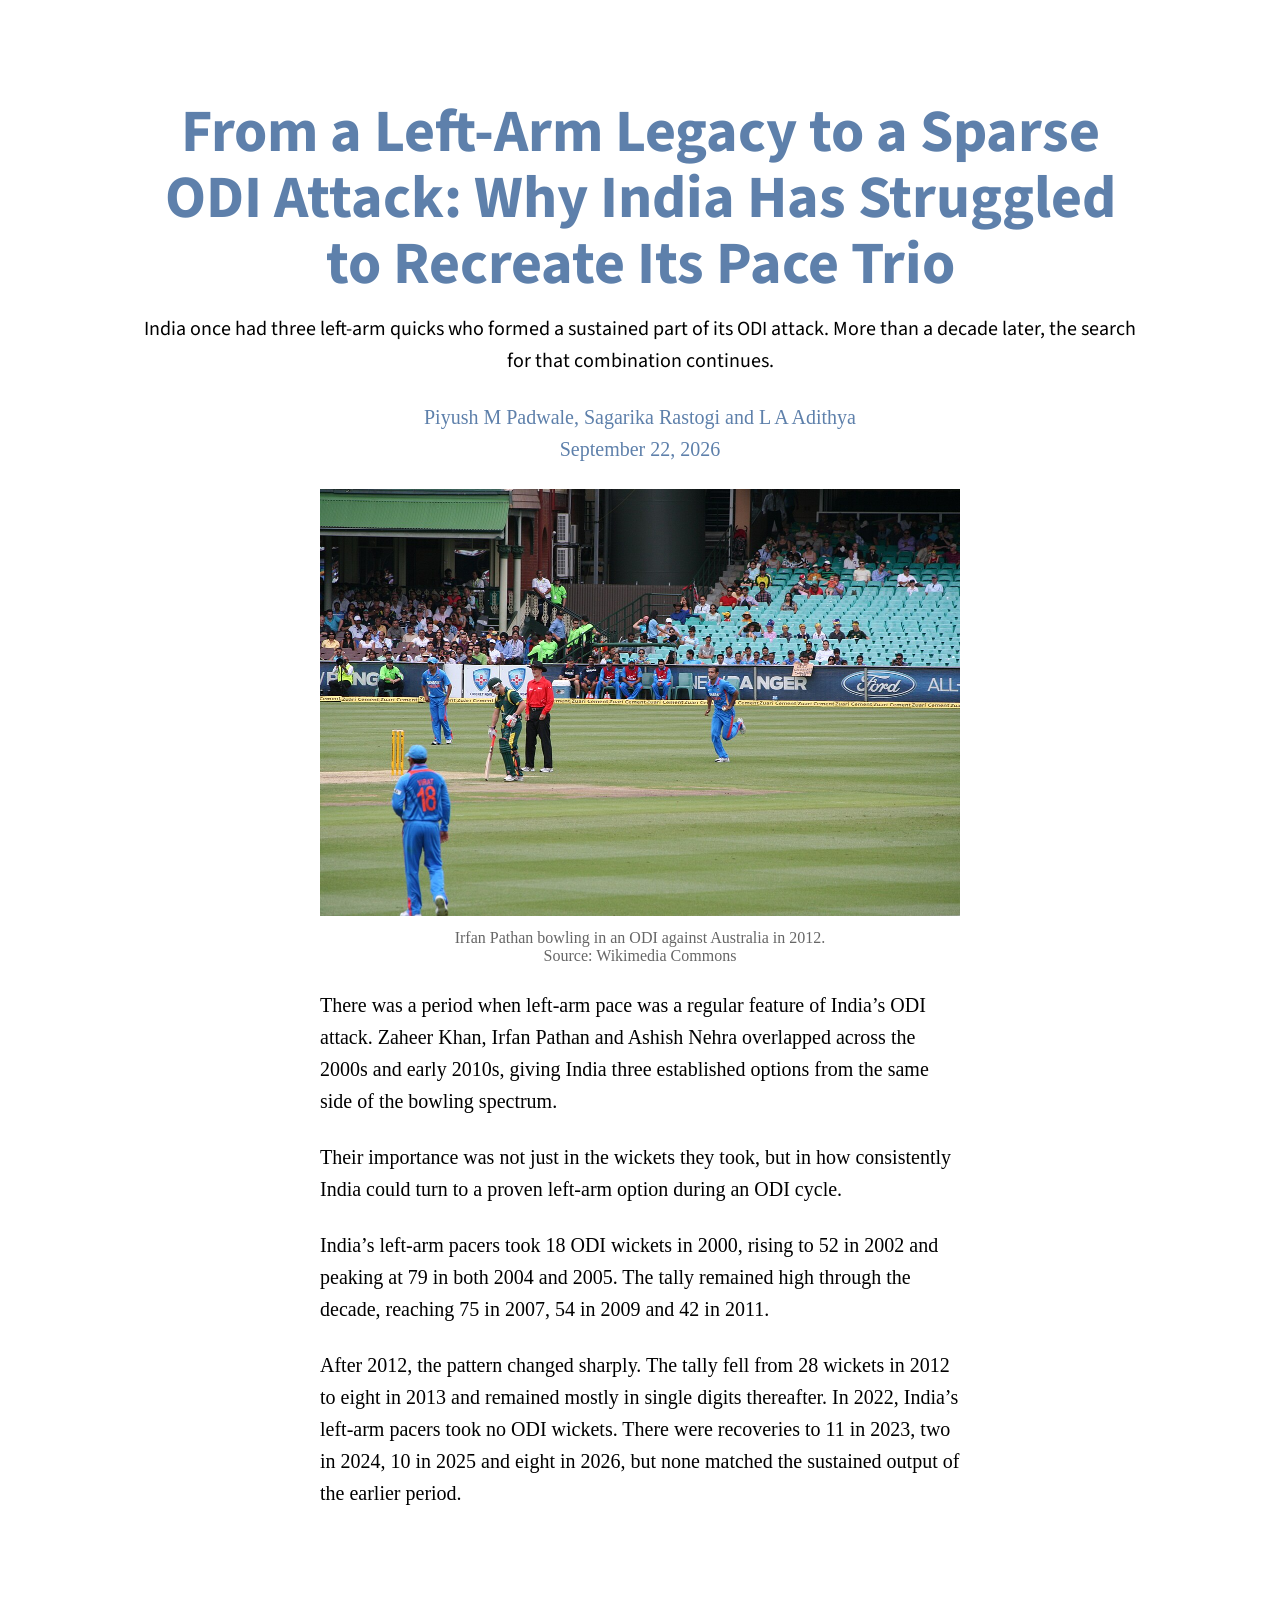
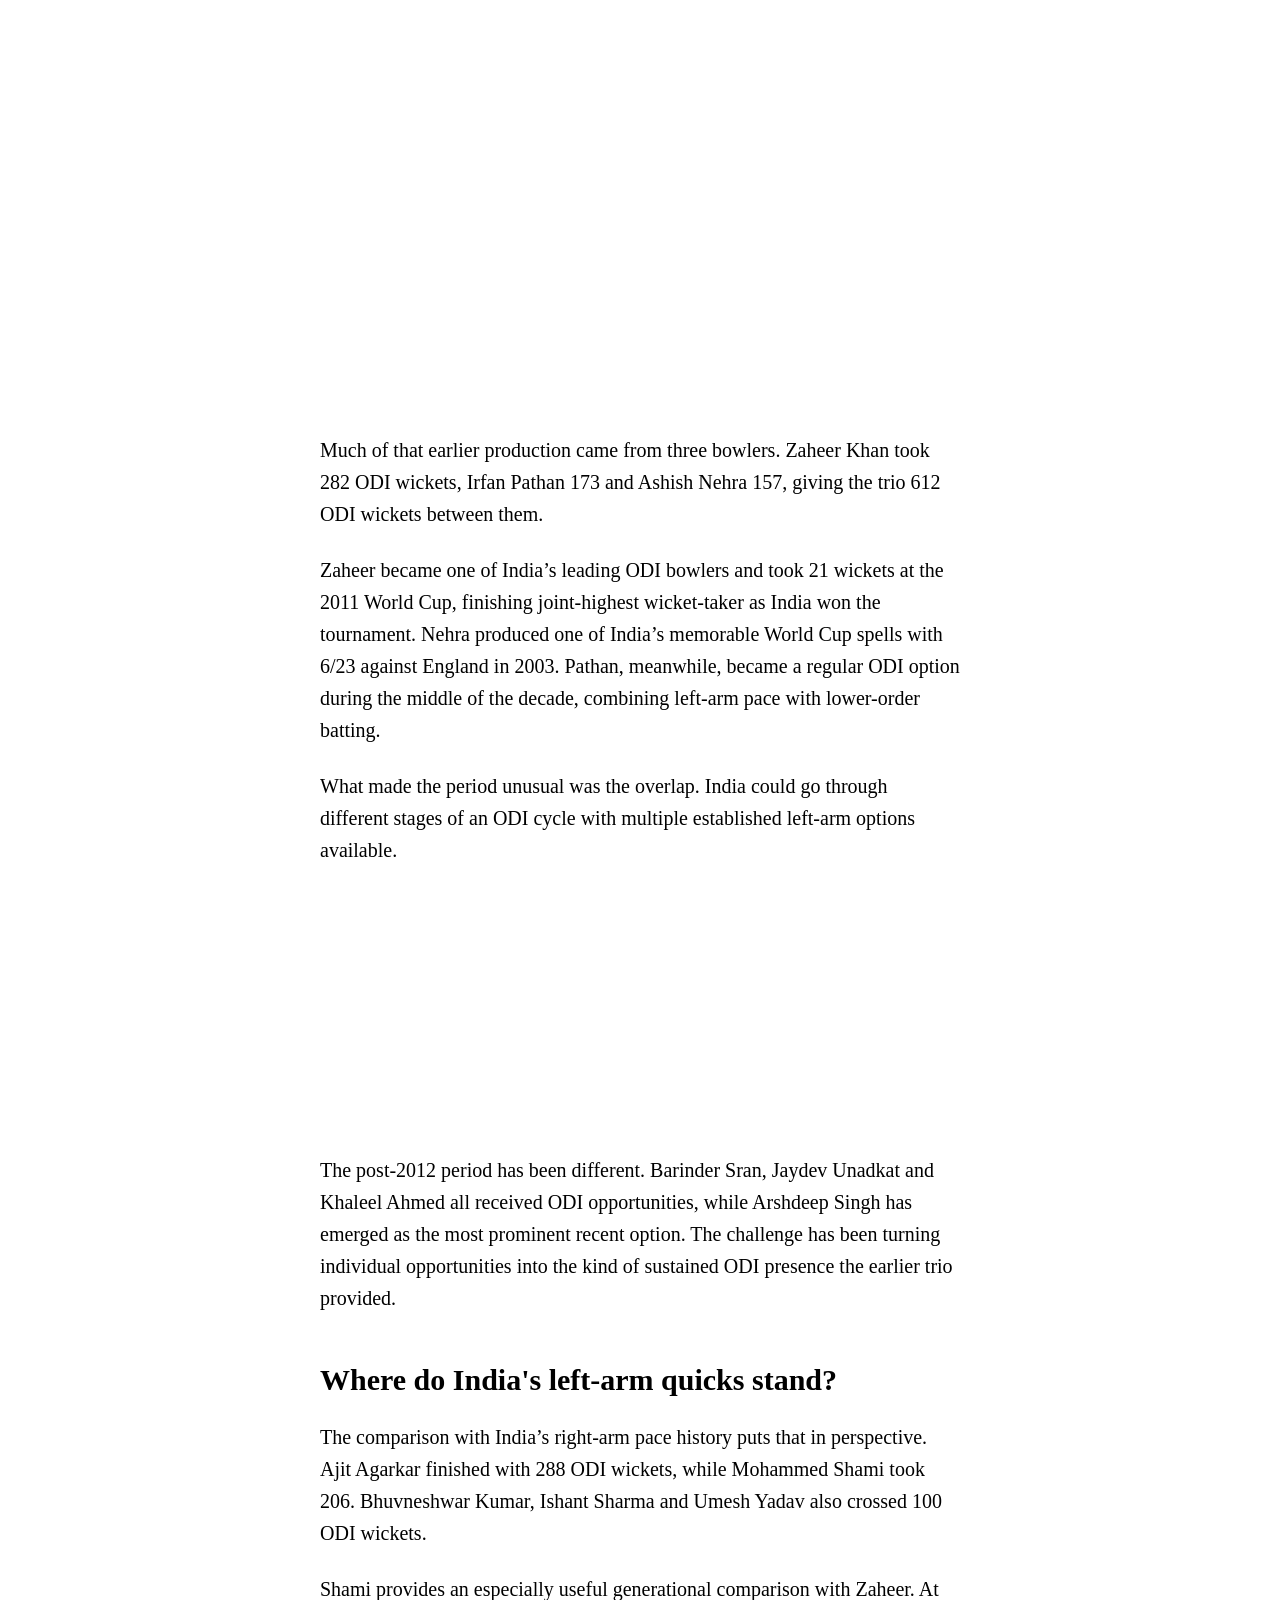
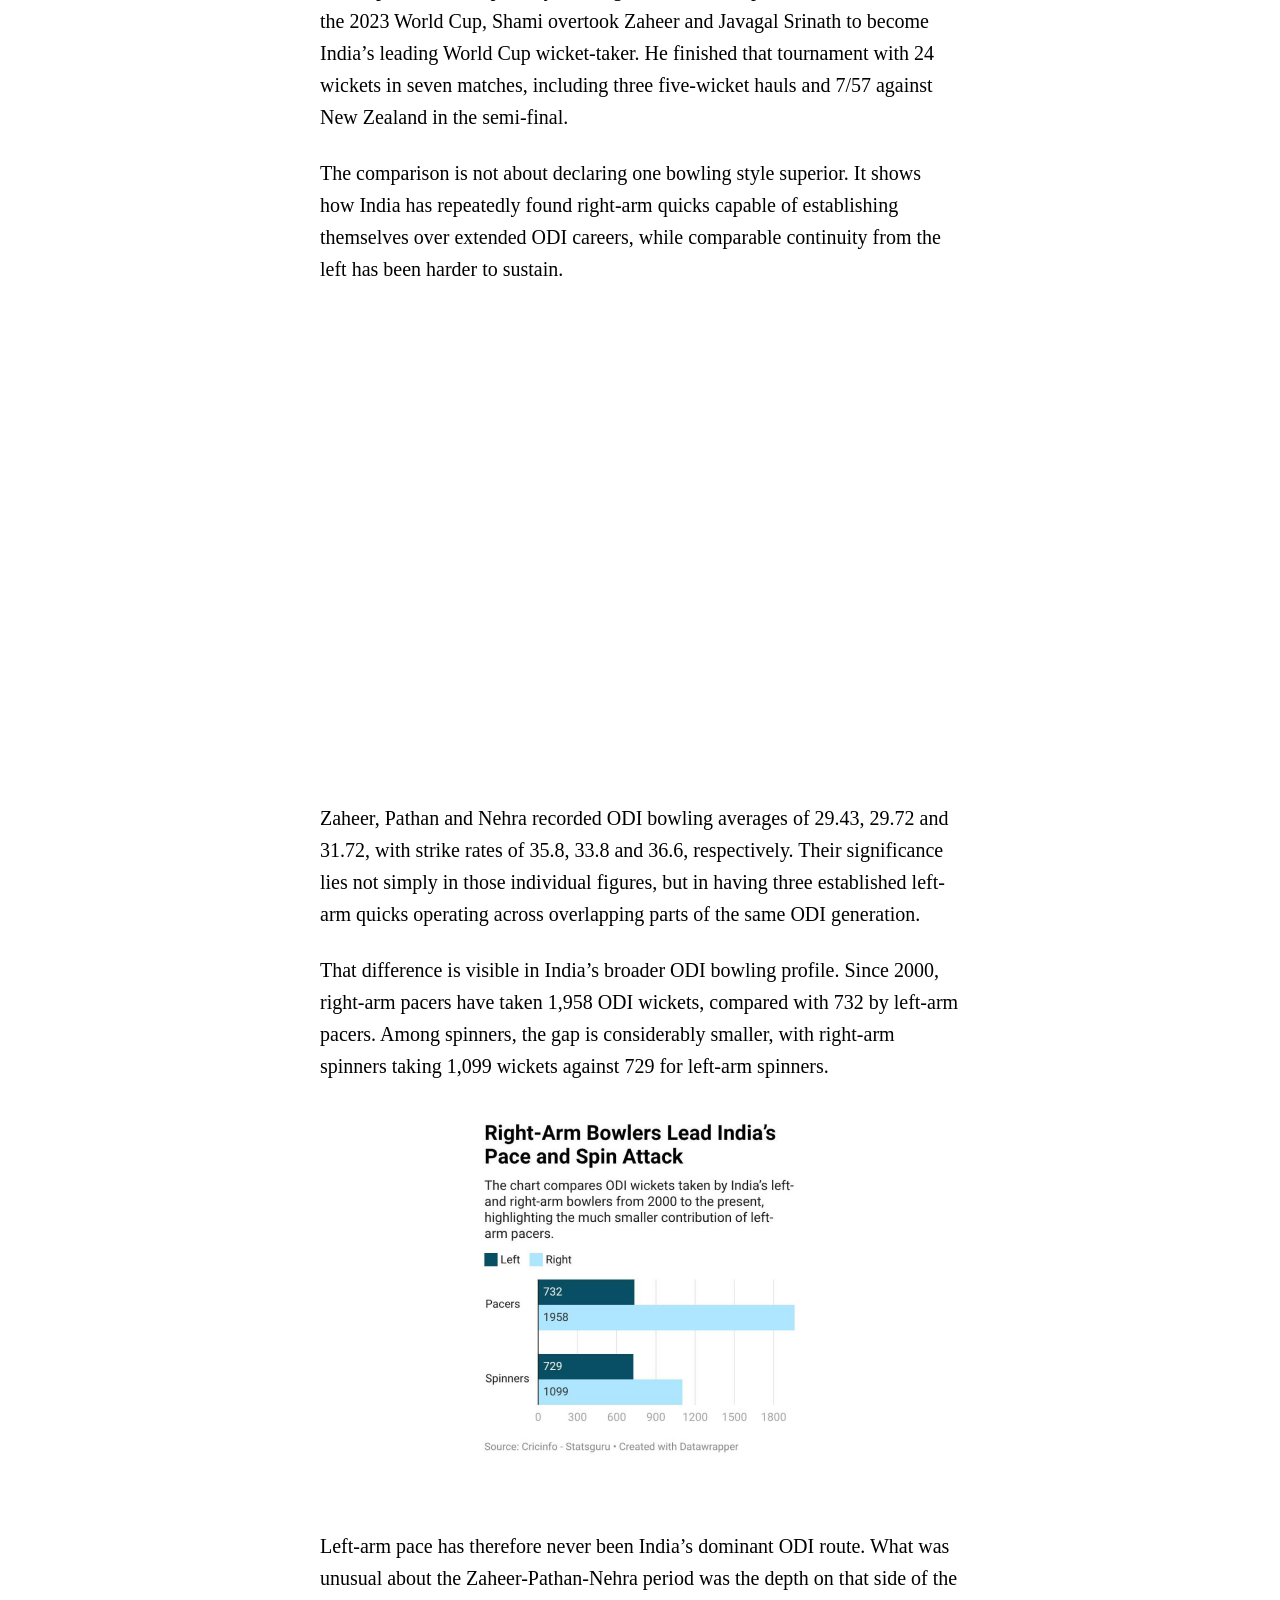
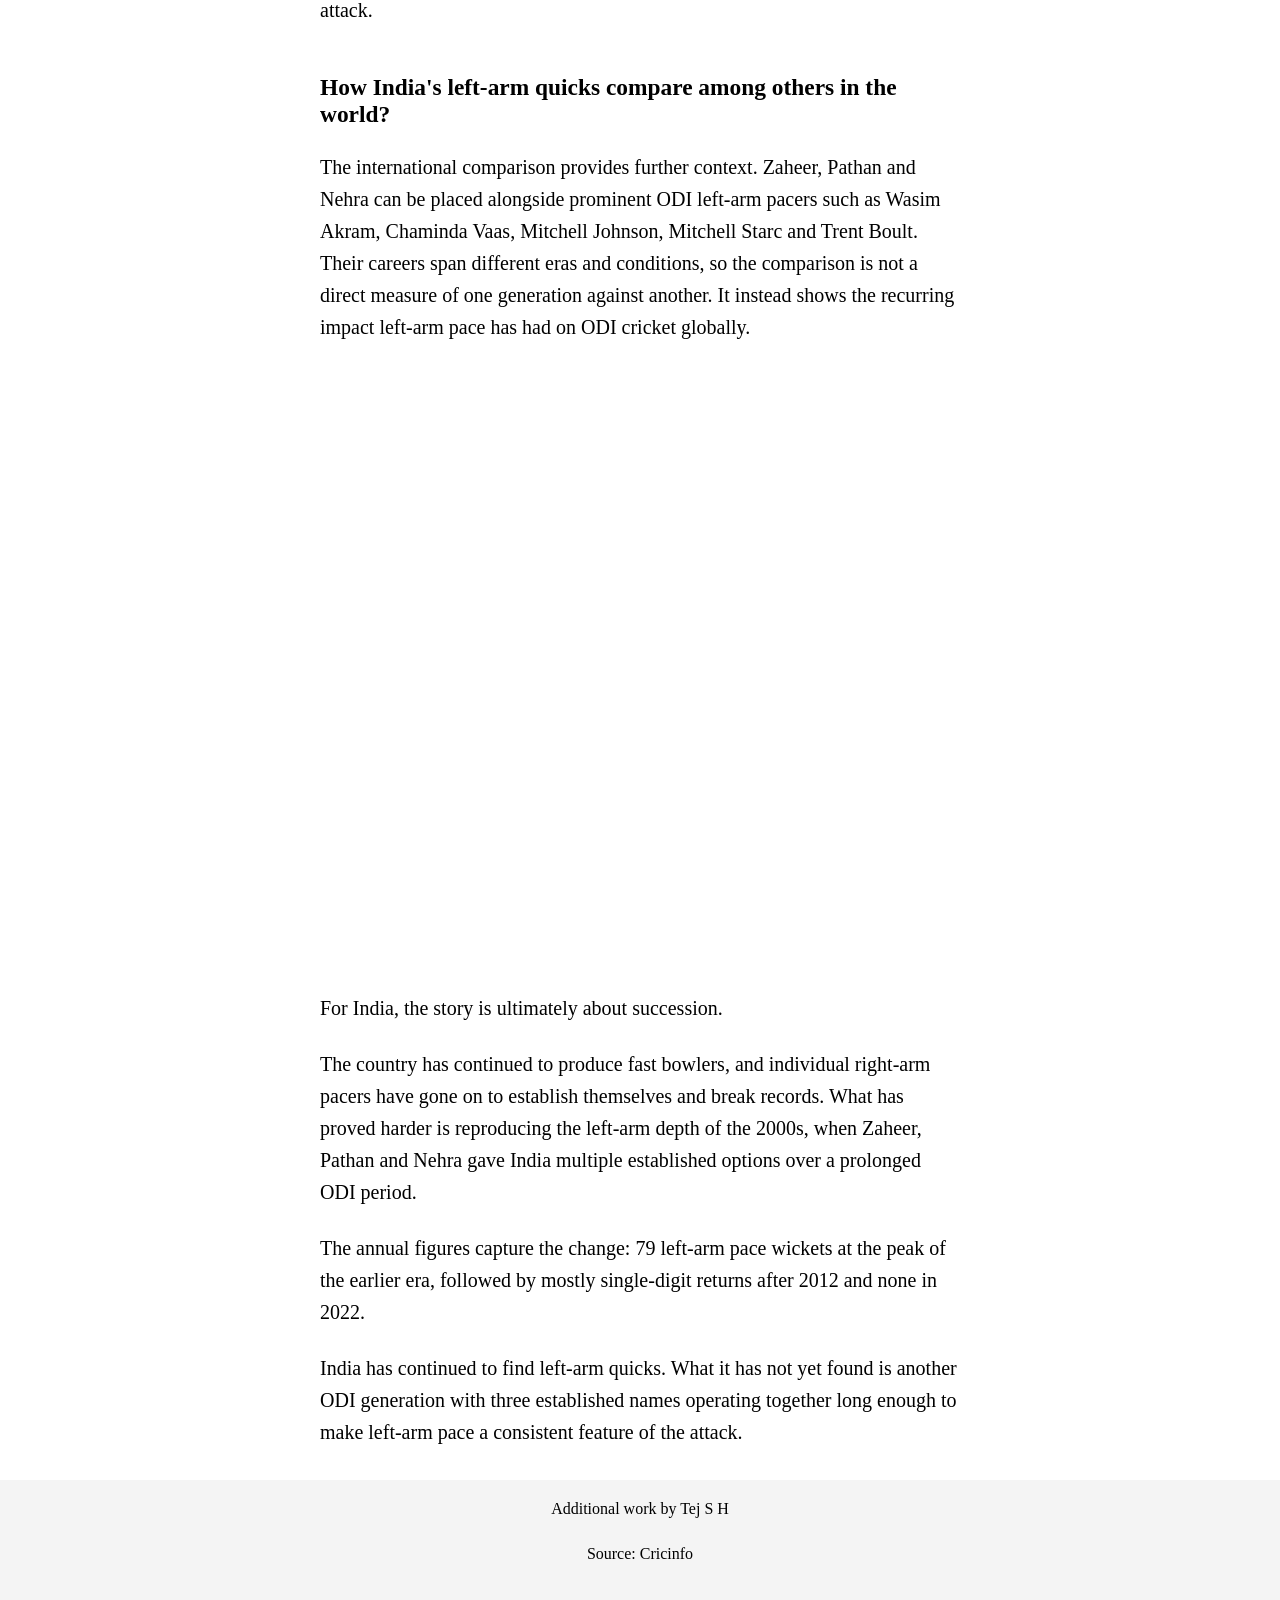
<file: index.html>
<!DOCTYPE html>
<html>

<head>
    <meta charset="utf-8">
    <meta name="viewport" content="width=device-width, initial-scale=1">
    <title>India's left arm pacers</title>

    <!-- Google fonts -->
    <link rel="preconnect" href="https://fonts.gstatic.com" crossorigin>
    <link rel="preconnect" href="https://fonts.googleapis.com">
    <link rel="preconnect" href="https://fonts.gstatic.com" crossorigin>
    <link href="https://fonts.googleapis.com/css2?family=Lora:ital,wght@0,400;0,700;1,400;1,700&display=swap"
        rel="stylesheet">
    <link href="https://fonts.googleapis.com/css2?family=Source+Sans+3:ital,wght@0,400;0,500;0,700;1,400;1,500&display=swap" rel="stylesheet">
    <link rel="stylesheet" href="style.css">
</head>

<body>
    <div class="content">
        <div class="header">
            <h1>From a Left-Arm Legacy to a Sparse ODI Attack: Why India Has Struggled to Recreate Its Pace Trio</h1>
            <p class="subhead">India once had three left-arm quicks who formed a sustained part of its ODI attack. More than a decade later, the search for that combination continues. </p>
        </div>
        <div class="byline">
            <p>Piyush M Padwale, Sagarika Rastogi and L A Adithya<br> September 22, 2026</p>
        </div>
        <figure>
            <img
                src="irfan-pathan.jpg">
            <figcaption>Irfan Pathan bowling in an ODI against Australia in 2012.<br>Source: Wikimedia Commons</figcaption>
        </figure>
        
    
    <p>There was a period when left-arm pace was a regular feature of India’s ODI attack. Zaheer Khan, Irfan Pathan and Ashish Nehra overlapped across the 2000s and early 2010s, giving India three established options from the same side of the bowling spectrum.</p>

    <p>Their importance was not just in the wickets they took, but in how consistently India could turn to a proven left-arm option during an ODI cycle.</p>
    
    <p>India’s left-arm pacers took 18 ODI wickets in 2000, rising to 52 in 2002 and peaking at 79 in both 2004 and 2005. The tally remained high through the decade, reaching 75 in 2007, 54 in 2009 and 42 in 2011.</p>

    <p>After 2012, the pattern changed sharply. The tally fell from 28 wickets in 2012 to eight in 2013 and remained mostly in single digits thereafter. In 2022, India’s left-arm pacers took no ODI wickets. There were recoveries to 11 in 2023, two in 2024, 10 in 2025 and eight in 2026, but none matched the sustained output of the earlier period.</p>

    <iframe title="India’s Left-Arm Pace: From a Wicket-Taking Era to a Sparse Attack" aria-label="Line chart" id="datawrapper-chart-gwu2v" src="https://datawrapper.dwcdn.net/gwu2v/1/" scrolling="no" frameborder="0" style="width: 0; min-width: 100% !important; border: none;" height="472" data-external="1"></iframe>
    
    <script type="text/javascript">(function(){function e(){window.addEventListener(`message`,function(e){if(e.data[`datawrapper-height`]!==void 0){var t=document.querySelectorAll(`iframe`);for(var n in e.data[`datawrapper-height`])for(var r=0,i;i=t[r];r++)if(i.contentWindow===e.source){var a=e.data[`datawrapper-height`][n]+`px`;i.style.height=a}}})}e()})();</script>
        
    <p>Much of that earlier production came from three bowlers. Zaheer Khan took 282 ODI wickets, Irfan Pathan 173 and Ashish Nehra 157, giving the trio 612 ODI wickets between them.</p>
        
    <p>Zaheer became one of India’s leading ODI bowlers and took 21 wickets at the 2011 World Cup, finishing joint-highest wicket-taker as India won the tournament. Nehra produced one of India’s memorable World Cup spells with 6/23 against England in 2003. Pathan, meanwhile, became a regular ODI option during the middle of the decade, combining left-arm pace with lower-order batting.</p>
        
    <p>What made the period unusual was the overlap. India could go through different stages of an ODI cycle with multiple established left-arm options available.</p>

    <iframe title="The Trio Behind India’s Left-Arm Pace Legacy" aria-label="Bar Chart" id="datawrapper-chart-tyCNu" src="https://datawrapper.dwcdn.net/tyCNu/1/" scrolling="no" frameborder="0" style="width: 0; min-width: 100% !important; border: none;" height="235" data-external="1"></iframe>
    
    <script type="text/javascript">(function(){function e(){window.addEventListener(`message`,function(e){if(e.data[`datawrapper-height`]!==void 0){var t=document.querySelectorAll(`iframe`);for(var n in e.data[`datawrapper-height`])for(var r=0,i;i=t[r];r++)if(i.contentWindow===e.source){var a=e.data[`datawrapper-height`][n]+`px`;i.style.height=a}}})}e()})();</script>

    <p>The post-2012 period has been different. Barinder Sran, Jaydev Unadkat and Khaleel Ahmed all received ODI opportunities, while Arshdeep Singh has emerged as the most prominent recent option. The challenge has been turning individual opportunities into the kind of sustained ODI presence the earlier trio provided.</p>

    <h2>Where do India's left-arm quicks stand?</h2>

    <p>The comparison with India’s right-arm pace history puts that in perspective. Ajit Agarkar finished with 288 ODI wickets, while Mohammed Shami took 206. Bhuvneshwar Kumar, Ishant Sharma and Umesh Yadav also crossed 100 ODI wickets.</p>

    <p>Shami provides an especially useful generational comparison with Zaheer. At the 2023 World Cup, Shami overtook Zaheer and Javagal Srinath to become India’s leading World Cup wicket-taker. He finished that tournament with 24 wickets in seven matches, including three five-wicket hauls and 7/57 against New Zealand in the semi-final.</p>

    <p>The comparison is not about declaring one bowling style superior. It shows how India has repeatedly found right-arm quicks capable of establishing themselves over extended ODI careers, while comparable continuity from the left has been harder to sustain.</p>

    <iframe title="India’s Left- vs Right-Arm Bowlers: How Do They Compare?" aria-label="Scatter Plot" id="datawrapper-chart-ATSWf" src="https://datawrapper.dwcdn.net/ATSWf/1/" scrolling="no" frameborder="0" style="width: 0; min-width: 100% !important; border: none;" height="464" data-external="1"></iframe>
    
    <script type="text/javascript">(function(){function e(){window.addEventListener(`message`,function(e){if(e.data[`datawrapper-height`]!==void 0){var t=document.querySelectorAll(`iframe`);for(var n in e.data[`datawrapper-height`])for(var r=0,i;i=t[r];r++)if(i.contentWindow===e.source){var a=e.data[`datawrapper-height`][n]+`px`;i.style.height=a}}})}e()})();</script>

    <p>Zaheer, Pathan and Nehra recorded ODI bowling averages of 29.43, 29.72 and 31.72, with strike rates of 35.8, 33.8 and 36.6, respectively. Their significance lies not simply in those individual figures, but in having three established left-arm quicks operating across overlapping parts of the same ODI generation.</p>

    <p>That difference is visible in India’s broader ODI bowling profile. Since 2000, right-arm pacers have taken 1,958 ODI wickets, compared with 732 by left-arm pacers. Among spinners, the gap is considerably smaller, with right-arm spinners taking 1,099 wickets against 729 for left-arm spinners.</p>

    <div class="full-width">
        <p class="visually-hidden">The graphic has three scatter plots showing where Deepti Sharma stands compared to other bowlers in Tests, ODIs and T20Is. All players are shown using yellow dots while Deepti Sharma is shown using a red dot.</p>
        <iframe id="questionone-iframe" src="questionone/questionone.html" width="100%" frameborder="0"></iframe>
    </div>

    <p>Left-arm pace has therefore never been India’s dominant ODI route. What was unusual about the Zaheer-Pathan-Nehra period was the depth on that side of the attack.</p>

    <h3>How India's left-arm quicks compare among others in the world?</h3>

    <p>The international comparison provides further context. Zaheer, Pathan and Nehra can be placed alongside prominent ODI left-arm pacers such as Wasim Akram, Chaminda Vaas, Mitchell Johnson, Mitchell Starc and Trent Boult. Their careers span different eras and conditions, so the comparison is not a direct measure of one generation against another. It instead shows the recurring impact left-arm pace has had on ODI cricket globally.</p>

    <iframe title="India’s Left-Arm Pace Trio vs the World: How Do They Compare?" aria-label="Scatter Plot" id="datawrapper-chart-bdj2E" src="https://datawrapper.dwcdn.net/bdj2E/1/" scrolling="no" frameborder="0" style="width: 0; min-width: 100% !important; border: none;" height="596" data-external="1"></iframe>
    
    <script type="text/javascript">(function(){function e(){window.addEventListener(`message`,function(e){if(e.data[`datawrapper-height`]!==void 0){var t=document.querySelectorAll(`iframe`);for(var n in e.data[`datawrapper-height`])for(var r=0,i;i=t[r];r++)if(i.contentWindow===e.source){var a=e.data[`datawrapper-height`][n]+`px`;i.style.height=a}}})}e()})();</script>

    <p>For India, the story is ultimately about succession.</p>

    <p>The country has continued to produce fast bowlers, and individual right-arm pacers have gone on to establish themselves and break records. What has proved harder is reproducing the left-arm depth of the 2000s, when Zaheer, Pathan and Nehra gave India multiple established options over a prolonged ODI period.</p>

    <p>The annual figures capture the change: 79 left-arm pace wickets at the peak of the earlier era, followed by mostly single-digit returns after 2012 and none in 2022.</p>

    <p>India has continued to find left-arm quicks. What it has not yet found is another ODI generation with three established names operating together long enough to make left-arm pace a consistent feature of the attack.</p>
</div>

<div class="footer">
    <div class="content">
        <p>Additional work by Tej S H</p>
        <p>Source: Cricinfo</p>
            
    </div>
</div>
     
</body>

</html>
</file>
<file: style.css>
body {
    margin: 0;
    font-size: 20px;
    font-family: Source Sans 3, serif;
    text-rendering: optimizeLegibility;
    /* background-color: #d7dde8; */
}

.content {
    max-width: 640px;
    margin: auto;
}

.header {
    padding: 3em 0;
}

a {
    color: #f05349;
}

.byline {
    font-size: 1em;
    text-align: center;
    margin-top: -3em;
    color: #5e80ab;
}

figure {
    margin: 0;
    padding-bottom: 1.2em;
    max-width: none;
}

figcaption {
    font-size: 0.8em;
    text-align: center;
    margin-top: 0.5em;
    color: #666;
}

h1 {
    font-family: "Source Sans 3", sans-serif;
    font-weight: bold;
    font-size: 3em;
    line-height: 1.1;
    width: 100vw;
    position: relative;
    left: 50%;
    right: 50%;
    margin-left: -50vw;
    margin-right: -50vw;
    margin-bottom: 0.25em;
    color: #5e80ab;
    box-sizing: border-box;
    padding-left: max(0.5em, calc(50vw - 320px));
    padding-right: max(0.5em, calc(50vw - 320px));
    text-align: center;
}

.subhead {
    font-family: "Source Sans 3", sans-serif;
    width: 100vw;
    position: relative;
    left: 50%;
    right: 50%;
    margin-left: -50vw;
    margin-right: -50vw;
    font-size: 1em;
    margin-bottom: 0em;
    box-sizing: border-box;
    padding-left: max(0.5em, calc(50vw - 320px));
    padding-right: max(0.5em, calc(50vw - 320px));
    text-align: center;
}

@media (min-width: 640px) {
    h1,
    .subhead {
        padding-left: max(0.5em, calc(50vw - 500px));
        padding-right: max(0.5em, calc(50vw - 500px));
    }
}

iframe,
img,
video {
    max-width: 100%;
}

p {
    line-height: 1.6;
    margin: 0;
    padding-bottom: 1.2em;
}

iframe {
    padding-bottom: 1.2em;
}

code {
    font-family: 'Courier New', monospace;
    background: #fffbaf;
    font-size: 0.85em;
}

.full-width figure {
    text-align: center;
}

/* margin on mobile */
@media (max-width: 640px) {
    body {
        font-size: 18px;
    }

    .content {
        padding-left: 0.5em;
        padding-right: 0.5em;
    }
}

#questionone-iframe {
    width: 100%;
    height: 400px;
    border: none;
    display: block;
}

@media (min-width: 1000px) {
    #game-format-iframe {
        height: 500px;
    }
}

#g-game-format-box p {
    font-family: 'Source Sans 3', sans-serif;
}

.visually-hidden {
    position: absolute;
    width: 1px;
    height: 1px;
    overflow: hidden;
    clip: rect(0, 0, 0, 0);
    white-space: nowrap;
}

.footer {
            background: #f4f4f4;
            text-align: center;
            font-size: 0.8em;
            margin-top: 0.5em;
            padding: 1em 0;
        }
</file>
